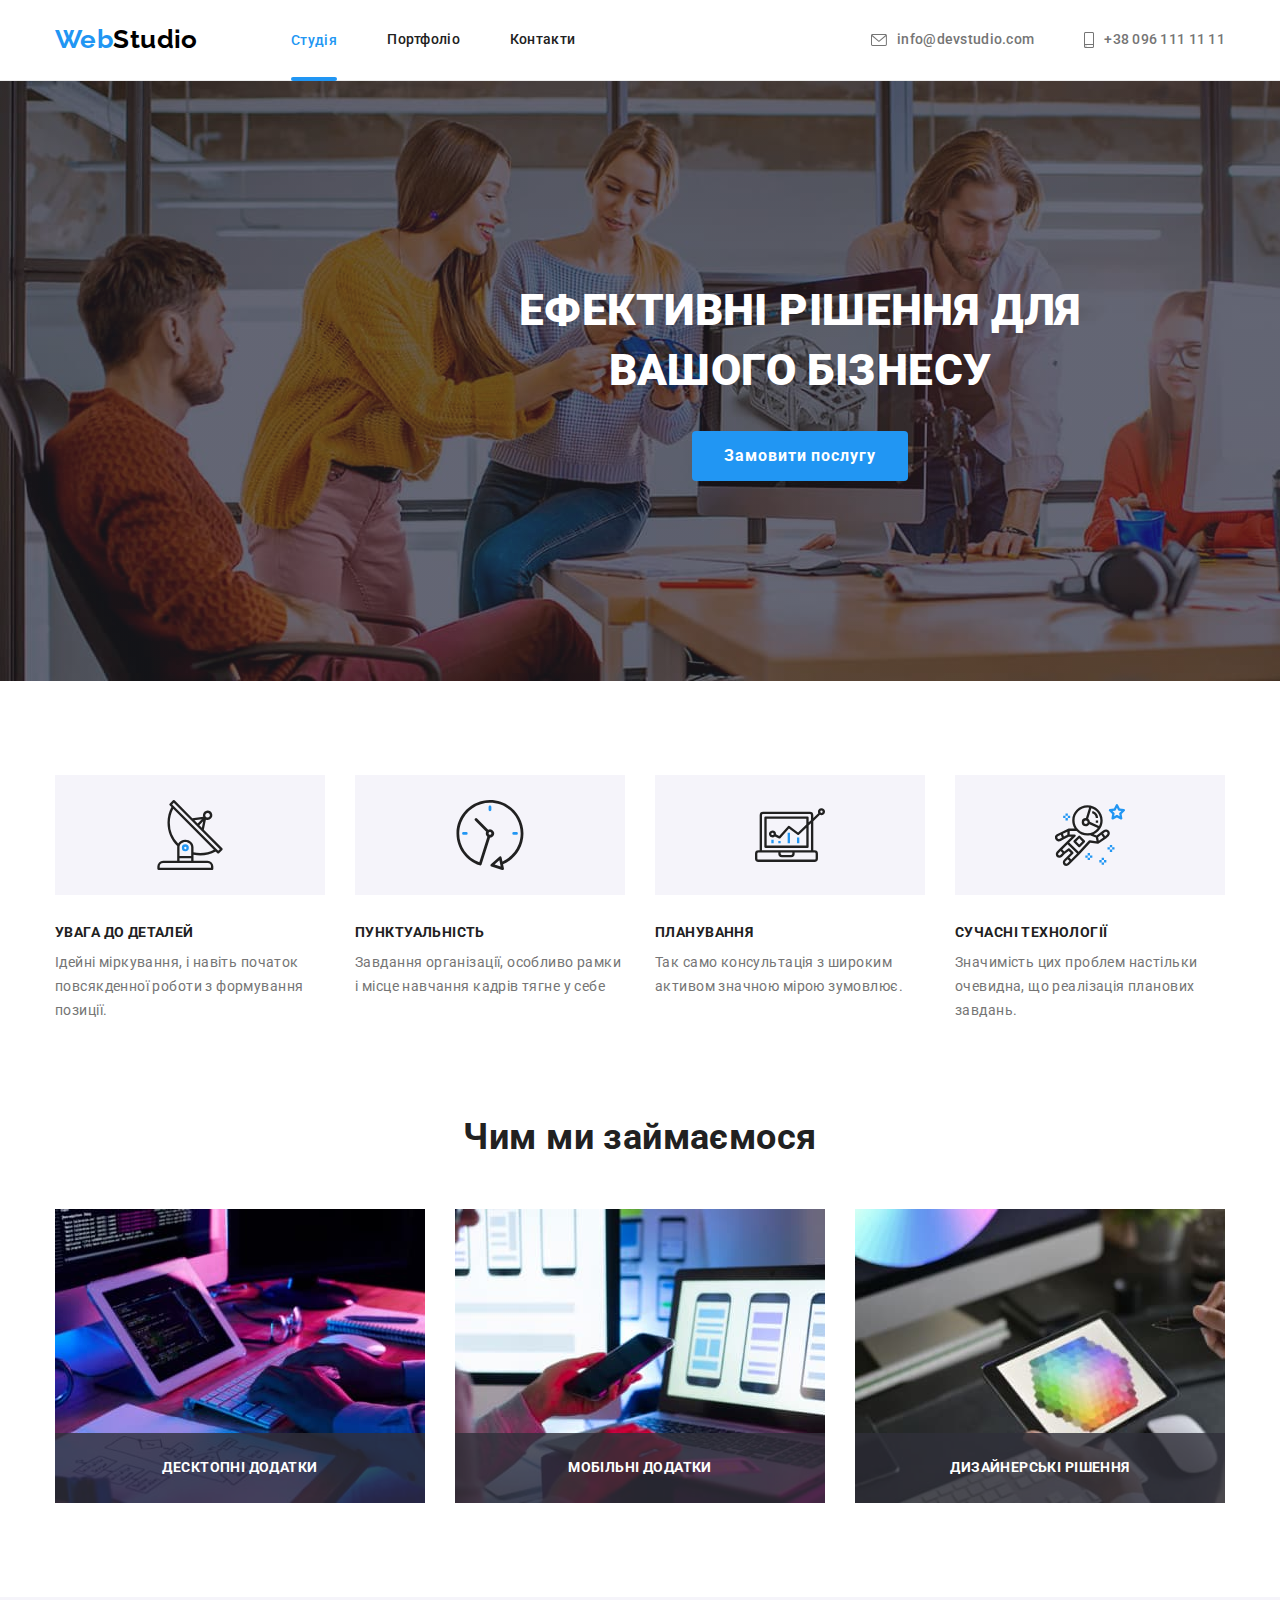
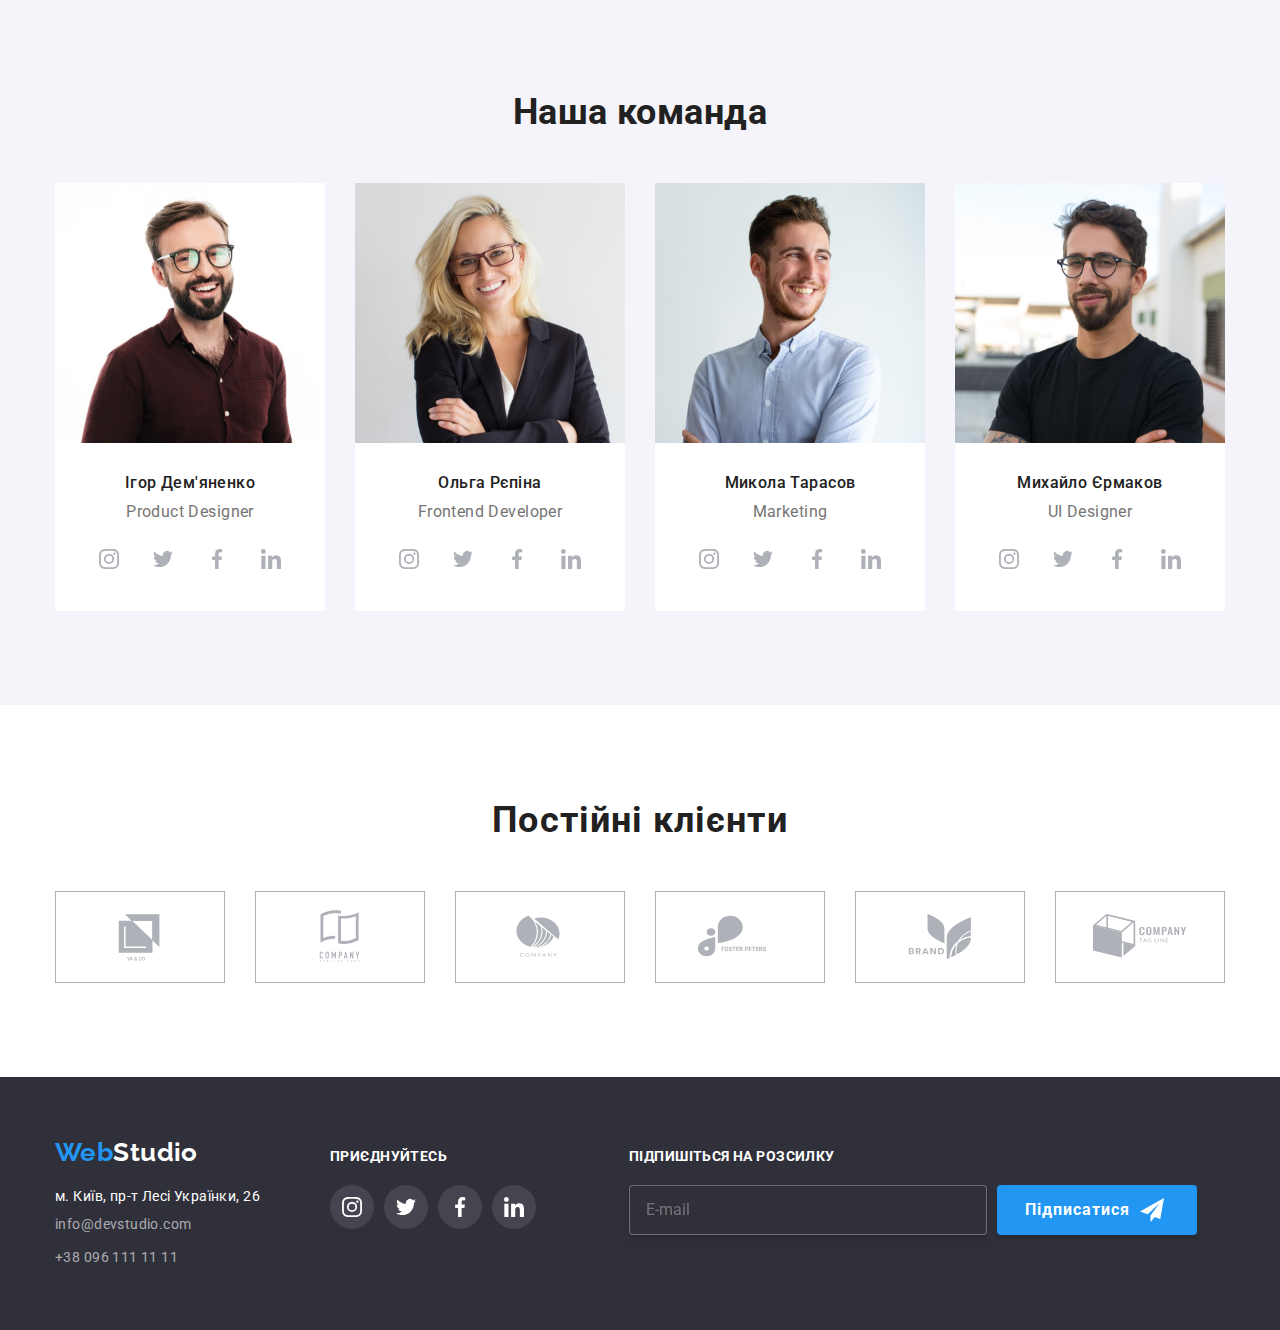
<file: index.html>
<!DOCTYPE html>
<html lang="uk">
    <head>
        <meta charset="UTF-8">
        <meta http-equiv="X-UA-Compatible" content="IE=edge">
        <meta name="viewport" content="width=device-width, initial-scale=1.0">
        <title>WebStudio</title>
        <link href="https://fonts.googleapis.com/css2?family=Raleway:wght@700&family=Roboto:wght@400;500;700;900&display=swap" rel="stylesheet">
        <link rel="stylesheet" href="https://cdnjs.cloudflare.com/ajax/libs/modern-normalize/1.1.0/modern-normalize.min.css">
        <link rel="stylesheet" href="./css/styles.css">
    </head>
    <body>
            <header class="page-header">
                <div class="conteiner flex-conteiner">
                    <nav class="flex-conteiner">
                            <a href="./index.html" class="logo">Web<span class="part-logo">Studio</span></a>
                            <ul class="site-nav flex-conteiner">
                                <li class="item-header"><a href="./index.html"class="link-current">Студія</a></li>
                                <li><a href="./portfolio.html"class="link">Портфоліо</a></li>
                                <li><a href="#"class="link">Контакти</a></li>
                            </ul>
                    </nav>         
                    <ul class="auth-nav flex-conteiner">
                            <li class="otstup">
                                <a href="mailto:info@devstudio.com" class="auth-nav-cont">
                                 <svg class="icon-svg" width="16" height="12">
                                    <use href="./images/sprite.svg#icon-email"></use>
                                 </svg>
                                info@devstudio.com
                                </a>
                            </li>
                            <li class="otstup">
                                <a href="tel:+380961111111"class="auth-nav-cont">
                                    <svg class="icon-svg" width="10" height="16">
                                        <use href="./images/spr-tel.svg#icon-smartphone-2"></use>
                                    </svg>
                                +38 096 111 11 11
                                </a>
                            </li>
                    </ul>                       
                </div>                            
            </header>
    <main>
        <!--Hero section-->
        <section class="section-hero">
            <div class="conteiner">
                <h1 class="section-main">Ефективні рішення для вашого бізнесу</h1>
            <button type="button" class="button" data-modal-open> Замовити послугу
            </button>
            
            </div>         
        </section>
        <section class="section-perevag">
            <div class="conteiner" > 
                <h2 class="visually-hidden"> Переваги </h2>
              <ul class="flex-conteineri">
                <li class="card-perevag">
                    <div class="perevagu-card">
                        <svg  width="70" height="70">
                            <use href="./images/sprite-perevag.svg#icon-antenna"></use>
                         </svg>

                    </div>
                    <h3 class="section-tit">Увага до деталей</h3>
                    <p class="paragraf-perevag">Ідейні міркування, і навіть початок повсякденної роботи з формування позиції.</p> 
                </li>
                <li class="card-perevag">
                    <div class="perevagu-card">
                        <svg  width="70" height="70">
                            <use href="./images/sprite-perevag.svg#icon-clock"></use>
                        </svg>

                    </div>
                    <h3 class="section-tit">Пунктуальність</h3>
                    <p class="paragraf-perevag">Завдання організації, особливо рамки і місце навчання кадрів тягне у себе</p>
                </li>
                <li class="card-perevag">
                        <div class="perevagu-card">                    
                            <svg  width="70" height="70">
                                <use href="./images/sprite-perevag.svg#icon-diagram"></use>
                             </svg>

                        </div>
                    <h3 class="section-tit">Планування</h3>
                    <p class="paragraf-perevag">Так само консультація з широким активом значною мірою зумовлює.</p>
                </li>
                <li class="card-perevag">
                    <div class="perevagu-card">
                        <svg  width="70" height="70">
                            <use href="./images/sprite-perevag.svg#icon-astronaut"></use>
                         </svg>

                    </div>
                    <h3 class="section-tit">Сучасні технології</h3>
                    <p class="paragraf-perevag">Значимість цих проблем настільки очевидна, що реалізація планових завдань.</p>
                </li>
              </ul>
            </div>       
        </section>
        <section class="section-robota">
            <div class="conteiner">
                <h2 class="section-title">Чим ми займаємося</h2>
            <ul class="cont-robota">
                <li class="item-robota">
                    <img src="./images/boxone.jpg" width="370" height="294" alt="планшет з зображенням коду на екрані та клавіатура">
                    <div class="text-fon">
                        <p class="robota-text">Десктопні додатки</p>
                    </div>
                </li>
                <li class="item-robota">
                    <img src="./images/boxtwo.jpg" width="370" height="294" alt="кольорова картинка зображена на планшенті">
                    <div class="text-fon">
                        <p class="robota-text">Мобільні додатки</p>
                    </div>
                </li>
                <li class="item-robota">
                    <img src="./images/boxthree.jpg" width="370" height="294" alt="картинка з телефоном в руках і ноутбук">
                    <div class="text-fon">
                        <p class="robota-text">Дизайнерські рішення</p>
                    </div>
                </li>
            </ul>
            </div>          
        </section>
        <section class="section-comanda">
            <div class="conteiner">
                <h2 class="section-title">Наша команда</h2>
            <ul class="conteiner-comand">
                <li class="color">
                    <img src="./images/worker1.jpg" width="270" height="260" alt="фото чоловіка в коричневій сорочці">
                    <div class="worker">
                        <h3 class="section-titl">Ігор Дем'яненко</h3>
                        <p class="texto">Product Designer</p>
                        <ul class="comanda-soc">
                            <li>
                                <a href="" class="comanda-item">
                                   <svg  width="20" height="20" class="comand-icon">
                                <use href="./images/sprite.svg#icon-instagram"></use>
                                   </svg>
                                </a>
                            </li>
                            <li>
                                <a href="" class="comanda-item">
                                    <svg  width="20" height="20" class="comand-icon">
                                    <use href="./images/sprite.svg#icon-twitter"></use>
                                    </svg>
                                </a>    
                            </li>
                            <li>
                                <a href="" class="comanda-item">
                                     <svg  width="20" height="20" class="comand-icon">
                                    <use href="./images/sprite.svg#icon-facebook"></use>
                                     </svg>
                                </a>
                            </li>
                            <li>
                                <a href="" class="comanda-item">
                                    <svg  width="20" height="20" class="comand-icon">
                                <use href="./images/sprite.svg#icon-linkedin"></use>
                                    </svg>
                                </a>

                            </li>
                        </ul>
                    </div>
                </li>
                <li class="color">
                    <img src="./images/worker2.jpg" width="270" height="260" alt="фото жінки з білявим волоссям">
                    
                    <div class="worker">
                        <h3 class="section-titl">Ольга Рєпіна</h3>
                        <p class="texto">Frontend Developer</p>
                        <ul class="comanda-soc">
                            <li>
                                <a href="" class="comanda-item">
                                <svg  width="20" height="20" class="comand-icon">
                                <use href="./images/sprite.svg#icon-instagram"></use>
                             </svg>
                            </a>
                            </li>
                            <li>
                                <a href="" class="comanda-item">
                                <svg  width="20" height="20" class="comand-icon">
                                    <use href="./images/sprite.svg#icon-twitter"></use>
                                 </svg>
                                </a>
                            </li>
                            <li>
                                <a href="" class="comanda-item">
                                <svg  width="20" height="20" class="comand-icon">
                                    <use href="./images/sprite.svg#icon-facebook"></use>
                                 </svg>
                                </a>
                            </li>
                            <li>
                                <a href="" class="comanda-item">
                                <svg  width="20" height="20" class="comand-icon">
                                <use href="./images/sprite.svg#icon-linkedin"></use>
                             </svg>
                               </a>
                            </li>
                        </ul>
                    </div>
                    
                </li>
                <li class="color">
                    <img src="./images/worker3.jpg" width="270" height="260" alt="фото чоловіка в блакитній сорочці ">
                    <div class="worker">
                        <h3 class="section-titl">Микола Тарасов</h3>
                        <p class="texto">Marketing</p>
                        <ul class="comanda-soc">
                            <li>
                                <a href="" class="comanda-item">
                                <svg  width="20" height="20" class="comand-icon">
                                <use href="./images/sprite.svg#icon-instagram"></use>
                             </svg>
                            </a>
                            </li>
                            <li>
                                <a href="" class="comanda-item">
                                <svg  width="20" height="20" class="comand-icon">
                                    <use href="./images/sprite.svg#icon-twitter"></use>
                                 </svg>
                                </a>
                            </li>
                            <li>
                                <a href="" class="comanda-item">
                                <svg  width="20" height="20" class="comand-icon">
                                    <use href="./images/sprite.svg#icon-facebook"></use>
                                 </svg>
                                </a>
                            </li>
                            <li>
                                <a href="" class="comanda-item">
                                <svg  width="20" height="20" class="comand-icon">
                                <use href="./images/sprite.svg#icon-linkedin"></use>
                             </svg>
                            </a>
                            </li>
                        </ul>
                    
                    </div>
                    
                </li>
                <li class="color">
                    <img src="./images/worker4.jpg" width="270" height="260" alt="фото чоловіка в чорній футболці">
                    <div class="worker">
                        <h3 class="section-titl">Михайло Єрмаков</h3>
                        <p class="texto">UI Designer</p>
                        <ul class="comanda-soc">
                            <li>
                                <a href="" class="comanda-item">
                                <svg  width="20" height="20" class="comand-icon">
                                <use href="./images/sprite.svg#icon-instagram"></use>
                             </svg>
                            </a>
                            </li>
                            <li>
                                <a href="" class="comanda-item">
                                <svg  width="20" height="20" class="comand-icon">
                                    <use href="./images/sprite.svg#icon-twitter"></use>
                                 </svg>
                                </a>
                            </li>
                            <li>
                                <a href="" class="comanda-item">
                                <svg  width="20" height="20" class="comand-icon">
                                    <use href="./images/sprite.svg#icon-facebook"></use>
                                 </svg>
                                </a>
                            </li>
                            <li>
                                <a href="" class="comanda-item">
                                <svg  width="20" height="20" class="comand-icon">
                                <use href="./images/sprite.svg#icon-linkedin"></use>
                             </svg>
                            </a>
                            </li>
                        </ul>
                
                    </div>
                    
                </li>
            </ul>
            </div>       
        </section>
        <section class="post-client">
            <div class="conteiner">
            <h2 class="client-h">Постійні клієнти</h2>
            <ul class="spusok-client">
                <li class="client-card">
                    <a href="#" class="client-logo">
                        <svg  width="106" height="60" class="logo-icon">
                             <use href="./images/sprite-logo.svg#icon-Logo-1"></use> -->
                         </svg>
                    </a>
                </li>
                <li class="client-card">
                    <a href="#" class="client-logo">
                        <svg  width="106" height="60" class="logo-icon">
                            <use href="./images/sprite-logo.svg#icon-Logo-2"></use>
                         </svg>
                    </a>
                </li>
                <li class="client-card">
                    <a href="#" class="client-logo">
                        <svg  width="106" height="60" class="logo-icon">
                            <use href="./images/sprite-logo.svg#icon-Logo-3"></use>
                         </svg>
                    </a>
                </li>
                <li class="client-card">
                    <a href="#" class="client-logo">
                        <svg  width="106" height="60" class="logo-icon">
                            <use href="./images/sprite-logo.svg#icon-Logo-4"></use>
                         </svg>
                    </a>
                </li>
                <li class="client-card">
                    <a href="#" class="client-logo">
                        <svg  width="106" height="60" class="logo-icon">
                            <use href="./images/sprite-logo.svg#icon-Logo-5"></use>
                         </svg> 
                    </a>
                </li>
                <li class="client-card">
                    <a href="#" class="client-logo">
                        <svg  width="106" height="60" class="logo-icon">
                            <use href="./images/sprite-logo.svg#icon-Logo-6"></use>
                         </svg>
                    </a>
                </li>
            </ul>
            </div>

        </section>
    </main>
    <footer class="footer">
        <div class="conteiner conteiner-footer">
            <div>
                <a href="./index.html" class="logo-footer">Web<span class="part-logofut">Studio</span></a>
        <address class="address">
            <ul>
                <li class="item-footer">
                    <a href="https://goo.gl/maps/p263mdYWTWHSH7VWA" target="_blank" rel="noopener noreferrer nofollow" class="footcontadres"> м. Київ, пр-т Лесі Українки, 26</a>
                </li>
                <li class="item-footer">
                    <a href="mailto:info@devstudio.com" class="footcont">info@devstudio.com</a>
                </li>
                <li class="item-footer">
                    <a href="tel:+380961111111" class="footcont">+38 096 111 11 11</a>
                </li>
            </ul>
        </address>
            </div>
            
        <div class="pried">
            <p class="fotter-add"> Приєднуйтесь </p>
            <ul class="comanda-soc">
                <li>
                    <a href="" class="footer-link">
                       <svg  width="20" height="20" class="footer-icon">
                          <use href="./images/sprite.svg#icon-instagram"></use>
                       </svg>
                    </a>   
                </li>
                <li>
                    <a href="" class="footer-link">
                       <svg  width="20" height="20" class="footer-icon">
                        <use href="./images/sprite.svg#icon-twitter"></use>
                       </svg>
                    </a>
                </li>
                <li>
                    <a href="" class="footer-link" >
                        <svg  width="20" height="20" class="footer-icon">
                        <use href="./images/sprite.svg#icon-facebook"></use>
                        </svg>
                    </a>
                </li>
                <li>
                    <a href="" class="footer-link">
                       <svg  width="20" height="20" class="footer-icon">
                    <use href="./images/sprite.svg#icon-linkedin"></use>
                       </svg>
                    </a>
                </li>
            </ul>

        </div>
        <div class="rozsulka">
            <p class="fotter-send"> Підпишіться на розсилку</p>
            <form class="fotter-forma">
                <label for="user_email" class="fotter-label"></label>
                <input type="email" name="email" id="user_email" placeholder="E-mail" class="input-pidpus" />
              
                <button type="submit" class="button-pidpus">Підписатися
                    <svg  width="24" height="24" class="icon-strilka">
                        <use href="./images/icon-pidpus.svg#icon-icon-send-1"></use>
                     </svg>
                </button>
              </form>

        </div>
        </div> 
        
    </footer>
    <div class="backdrop is-hidden" data-modal>
        <div class="modal">
            <h2 class="modal-title">Залиште свої дані, ми вам передзвонимо</h2>
            <form class="modal-form">
                <div class="form-field">
                    <label for="name" class="form-label">Ім'я</label>
                    <div class="input-wrap">
                       
                       <input type="text" class="form-input" name="name" id="name" />
                       <svg  width="18" height="18" class="icon-person">
                          <use href="./images/sprite-vikno.svg#icon-person">
                          </use>
                        </svg>
                    </div>
                </div>
                <div class="form-field">
                    <label for="user_tel" class="form-label">Телефон</label>
                    <div class="input-wrap">
                        <input type="tel" class="form-input" name="tel" id="user_tel" />
                        <svg  width="18" height="18" class="icon-person">
                           <use href="./images/sprite-vikno.svg#icon-phone">
                           </use>
                        </svg>
                    
                    </div>
                </div>
                <div class="form-field">
                        <label for="user_email" class="form-label">Пошта</label>
                        <div class="input-wrap">
            
                           <input type="email" class="form-input" name="email" id="user_email" />
                           <svg  width="18" height="18" class="icon-person">
                               <use href="./images/sprite-vikno.svg#icon-email">
                               </use>
                            </svg>
                        </div>
                </div>
                <div class="form-field">
                    <label class="form-label"> Коментар</label>
                        <textarea name="feedback" rows="5" placeholder="Введіть текст" class="form-textaria"></textarea>
                      
                </div>
                <div class="acept">
                    <input type="checkbox" id="accept" name="accept" required class="visually-hidden">
                    
                    
                    <label for="accept" class="accept-label">
                        <div class="acept-check">
                            <svg  width="16" height="15" class="icon-person">
                                <use href="./images/sprite-vikno.svg#icon-Vector">
                                </use>
                             </svg>
    
                        </div>
                        Погоджуюся з розсилкою та приймаю <a href="" class="dogovir">Умови договору</a></label>
                
                </div>

                <button class="but-mod">Відправити</button>
            </form>
            <button class="modal-button" data-modal-close>
                <svg  width="11" height="11" class="modal-icon">
                    <use href="./images/sprite-vikno.svg#icon-Vector-4"></use> 
                </svg>

            </button>

        </div>

    </div>
    <script src="./js/modal.js"></script>
</body>
</html>
</file>
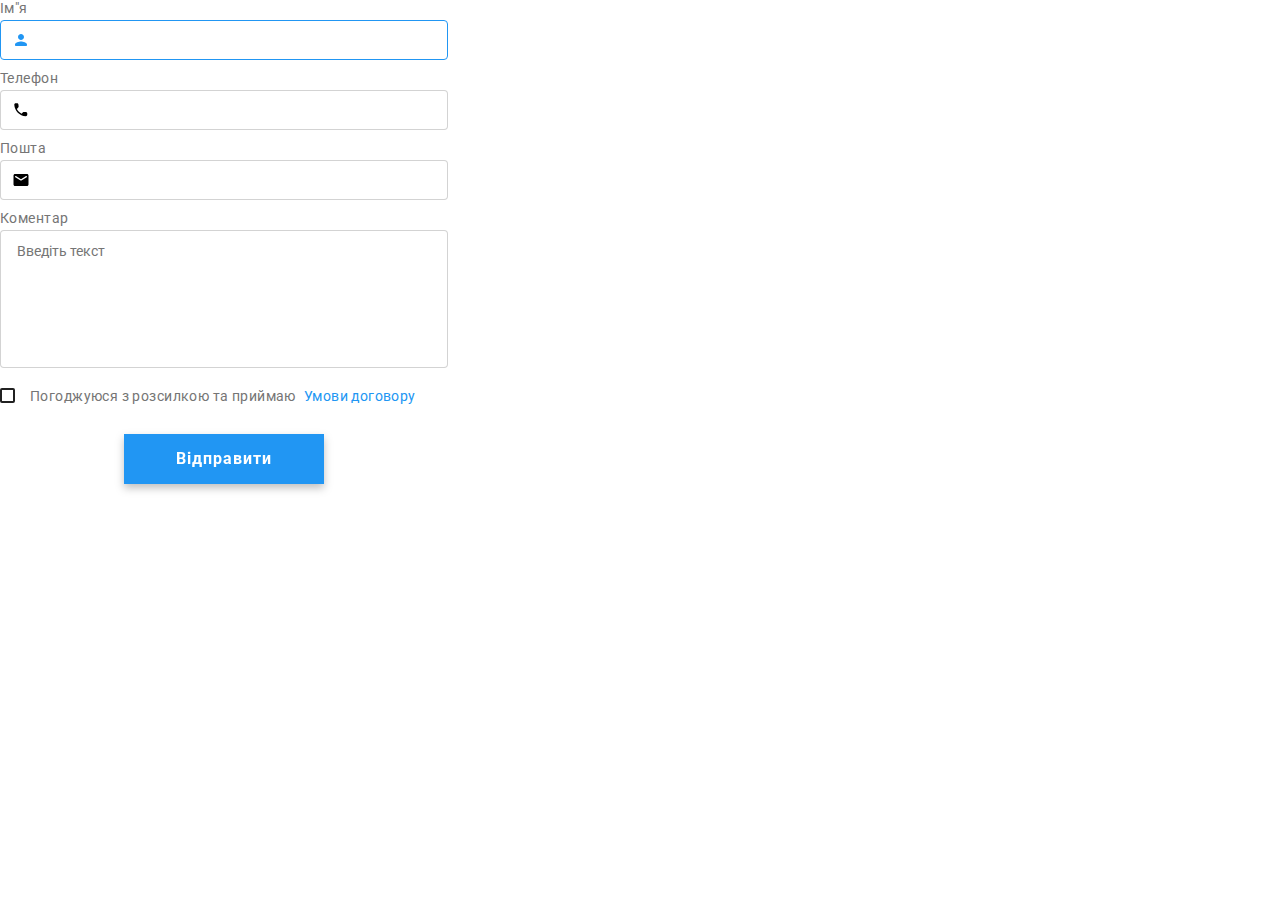
<file: ind.html>
<!DOCTYPE html>
<html lang="uk">
    <head>
        <meta charset="UTF-8">
        <meta http-equiv="X-UA-Compatible" content="IE=edge">
        <meta name="viewport" content="width=device-width, initial-scale=1.0">
        <title>WebStudio</title>
        <link href="https://fonts.googleapis.com/css2?family=Raleway:wght@700&family=Roboto:wght@400;500;700;900&display=swap" rel="stylesheet">
        <link rel="stylesheet" href="https://cdnjs.cloudflare.com/ajax/libs/modern-normalize/1.1.0/modern-normalize.min.css">
        <link rel="stylesheet" href="./css/styles.css">
    </head>
<form class="modal-form">
  <div class="form-field">
      <label for="name" class="form-label">Ім"я</label>
      <div class="input-wrap">
         
         <input type="text" class="form-input" name="name" id="name" />
         <svg  width="18" height="18" class="icon-person">
            <use href="./images/sprite-vikno.svg#icon-person">
            </use>
          </svg>
      </div>
  </div>
  <div class="form-field">
      <label for="user_tel" class="form-label">Телефон</label>
      <div class="input-wrap">
          <input type="tel" class="form-input" name="tel" id="user_tel" />
          <svg  width="18" height="18" class="icon-person">
             <use href="./images/sprite-vikno.svg#icon-phone">
             </use>
          </svg>
      
      </div>
  </div>
  <div class="form-field">
          <label for="user_email" class="form-label">Пошта</label>
          <div class="input-wrap">

             <input type="email" class="form-input" name="email" id="user_email" />
             <svg  width="18" height="18" class="icon-person">
                 <use href="./images/sprite-vikno.svg#icon-email">
                 </use>
              </svg>
          </div>
  </div>
  <div class="form-field">
      <label class="form-label"> Коментар</label>
          <textarea name="feedback" rows="5" placeholder="Введіть текст" class="form-textaria"></textarea>
        
  </div>
  <div class="acept">
      <input type="checkbox" id="accept" name="accept" required class="visually-hidden">
      
      <div class="acept-check">
          <svg  width="16" height="15" class="icon-person">
              <use href="./images/sprite-vikno.svg#icon-Vector">
              </use>
           </svg>

      </div>
      <label for="accept" class="accept-label"> Погоджуюся з розсилкою та приймаю <a href="" class="dogovir">Умови договору</a></label>
  
  </div>
  <button class="but-mod">Відправити</button>
</form>
</file>
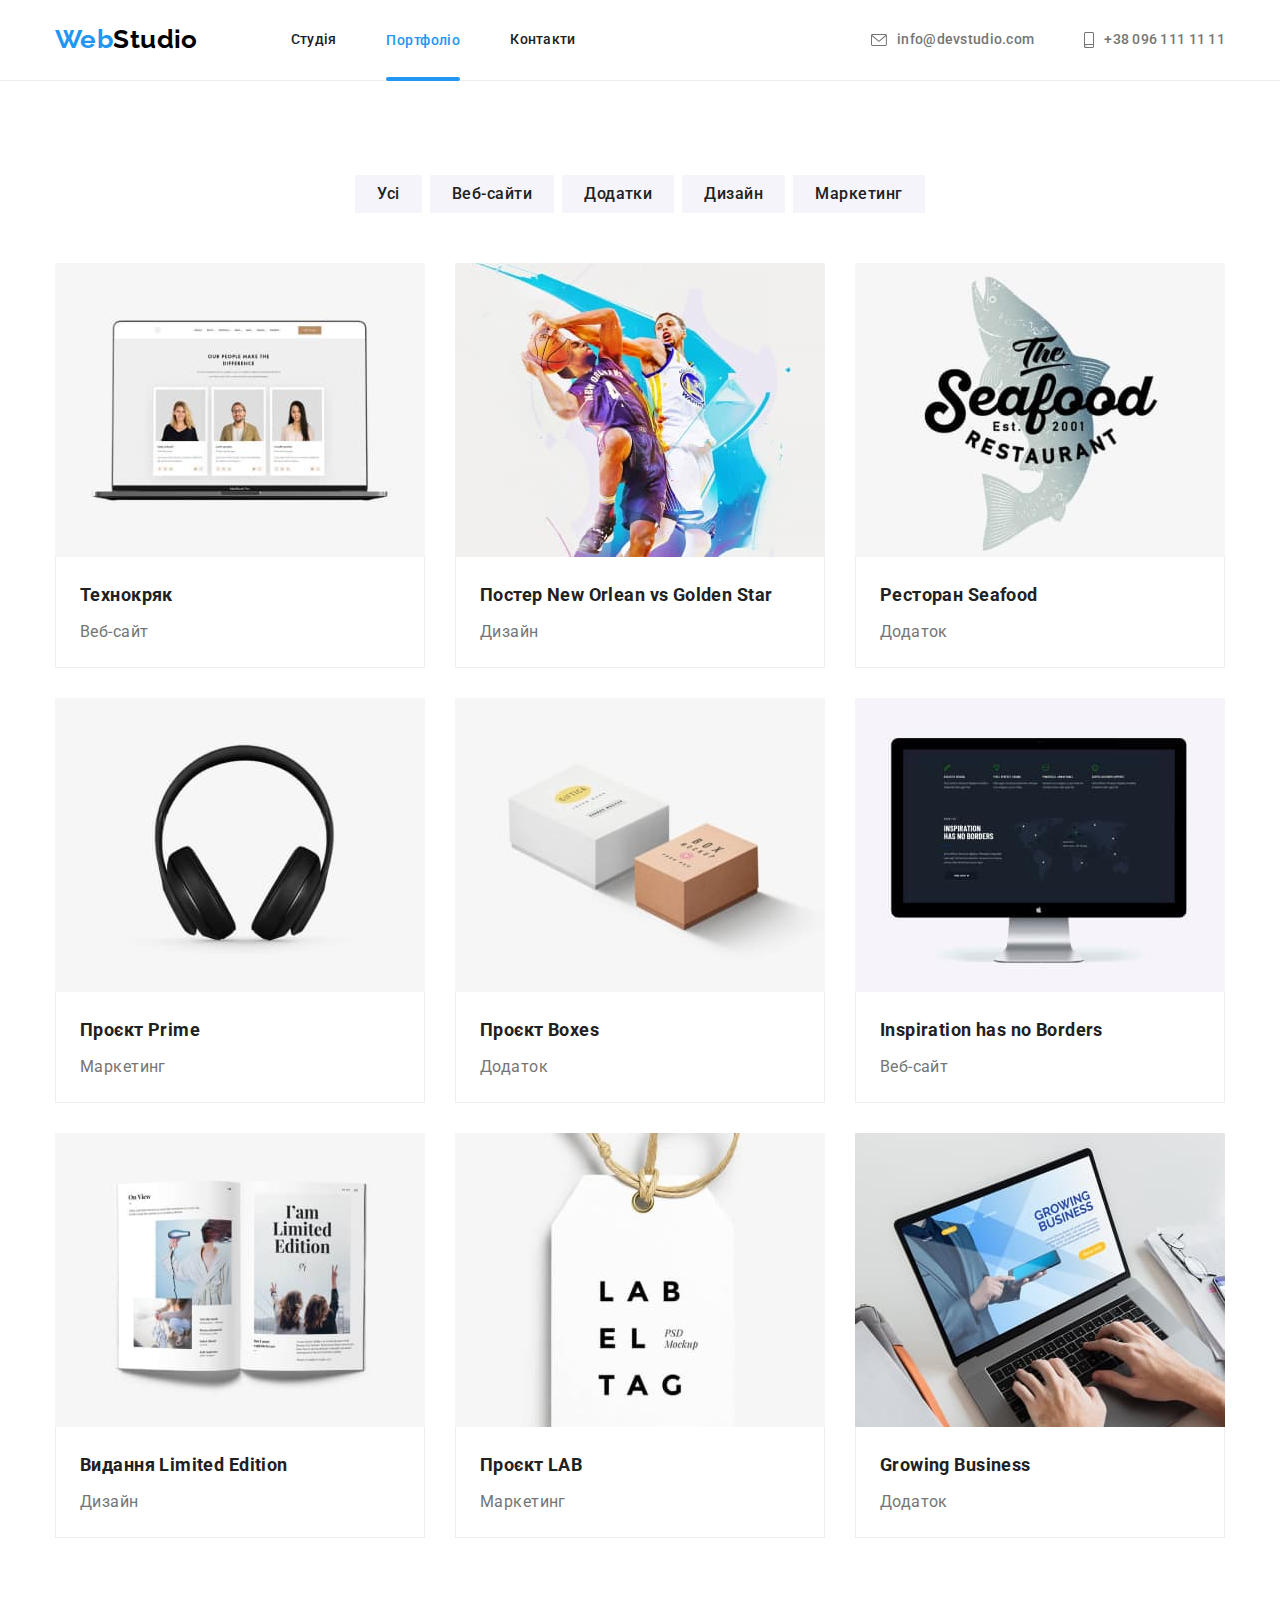
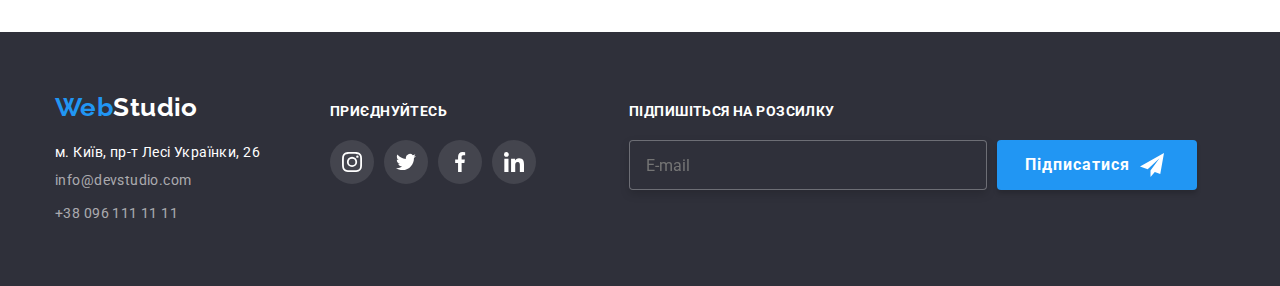
<file: portfolio.html>
<!DOCTYPE html>
<html lang="uk">
    <head>
        <meta charset="UTF-8">
        <meta http-equiv="X-UA-Compatible" content="IE=edge">
        <meta name="viewport" content="width=device-width, initial-scale=1.0">
        <title>Portfolio</title>
        <link href="https://fonts.googleapis.com/css2?family=Raleway:wght@700&family=Roboto:wght@400;500;700;900&display=swap" rel="stylesheet">
        <link rel="stylesheet" href="https://cdnjs.cloudflare.com/ajax/libs/modern-normalize/1.1.0/modern-normalize.min.css">
        <link rel="stylesheet" href="./css/styles.css">
    </head>
    <body>
        <header class="page-header">
            <div class="conteiner flex-conteiner">
                <nav class="flex-conteiner">
                        <a href="./index.html" class="logo">Web<span class="part-logo">Studio</span></a>
                        <ul class="site-nav flex-conteiner">
                            <li><a href="./index.html"class="link">Студія</a></li>
                            <li><a href="./portfolio.html"class="link-current">Портфоліо</a></li>
                            <li><a href="#"class="link">Контакти</a></li>
                        </ul>
                </nav>         
                <ul class="auth-nav flex-conteiner">
                        <li class="otstup">
                            <a href="mailto:info@devstudio.com" class="auth-nav-cont">
                             <svg class="icon-svg" width="16" height="12">
                                <use href="./images/sprite.svg#icon-email"></use>
                             </svg>
                            info@devstudio.com
                            </a>
                        </li>
                        <li class="otstup">
                            <a href="tel:+380961111111"class="auth-nav-cont">
                                <svg class="icon-svg" width="10" height="16">
                                    <use href="./images/spr-tel.svg#icon-smartphone-2"></use>
                                </svg>
                            +38 096 111 11 11
                            </a>
                        </li>
                </ul>                       
            </div>                            
        </header>
    <main>
        <section class="sectport">
            <div class="conteiner">
                <h1 class="visually-hidden">Портфоліо</h1>
            <ul class="conteiner-knopki">
                <li class="item-knopka"><button type="button" class="butt"> Усі</button></li>
                <li class="item-knopka"><button type="button" class="butt"> Веб-сайти</button></li>
                <li class="item-knopka"><button type="button" class="butt"> Додатки</button></li>
                <li class="item-knopka"><button type="button" class="butt"> Дизайн</button></li>
                <li class="item-knopka"><button type="button" class="butt"> Маркетинг</button></li>
            </ul>
            
            <ul class="cart-set">
                <li class="item-portfolio">
                    <a href="" class="tin">
                    <div class="wrap-details">
                        <img src="./images/portfolio1.jpg" width="370" height="294" alt="фото чоловіка в коричневій сорочці">
                        <p class="details">Ресурс пропонує комплексні пропозиції з різним рівнем функціоналу та сервісів. Все це дозволить відвідувачу отримати вичерпні відомості про компанію чи приватну особу.</p>
                    </div>
                    <div class="conteiner-border">
                        <h2 class="sectport-title">Технокряк</h2>
                        <p class="text">Веб-сайт</p>
                    </div>
                    </a>
                </li>
                <li class="item-portfolio">
                    <a href="" class="tin">
                    <div class="wrap-details">
                    <img src="./images/portfolio2.jpg" width="370" height="294" alt="фото чоловіка в коричневій сорочці">
                    <p class="details">Ресурс пропонує комплексні пропозиції з різним рівнем функціоналу та сервісів. Все це дозволить відвідувачу отримати вичерпні відомості про компанію чи приватну особу.</p>
                    </div>
                    <div class="conteiner-border">
                        <h2 class="sectport-title">Постер New Orlean vs Golden Star</h2>
                        <p class="text">Дизайн</p>
                    </div>                  
                    </a>
                </li>
                <li class="item-portfolio">
                    <a href="" class="tin">
                    <div class="wrap-details">
                    <img src="./images/portfolio3.jpg" width="370" height="294" alt="фото чоловіка в коричневій сорочці">
                    <p class="details">Ресурс пропонує комплексні пропозиції з різним рівнем функціоналу та сервісів. Все це дозволить відвідувачу отримати вичерпні відомості про компанію чи приватну особу.</p>
                    </div>
                    <div class="conteiner-border">
                        <h2 class="sectport-title">Ресторан Seafood</h2>
                        <p class="text">Додаток</p>
                    </div>
                    </a>
                </li>
                <li class="item-portfolio">
                    <a href="" class="tin">
                    <div class="wrap-details">
                        <img src="./images/portfolio4.jpg" width="370" height="294" alt="фото чоловіка в коричневій сорочці">
                    <p class="details">Ресурс пропонує комплексні пропозиції з різним рівнем функціоналу та сервісів. Все це дозволить відвідувачу отримати вичерпні відомості про компанію чи приватну особу.</p>
                    </div>
                    <div class="conteiner-border">
                        <h2 class="sectport-title">Проєкт Prime</h2>
                        <p class="text">Маркетинг</p>
                    </div>
                    </a>
                </li>
                <li class="item-portfolio">
                    <a href="" class="tin">
                    <div class="wrap-details">
                    <img src="./images/portfolio5.jpg" width="370" height="294" alt="фото чоловіка в коричневій сорочці">
                    <p class="details">Ресурс пропонує комплексні пропозиції з різним рівнем функціоналу та сервісів. Все це дозволить відвідувачу отримати вичерпні відомості про компанію чи приватну особу.</p>
                    </div>
                    <div class="conteiner-border">
                        <h2 class="sectport-title">Проєкт Boxes</h2>
                        <p class="text">Додаток</p>
                    </div>                   
                    </a>
                </li>
                <li class="item-portfolio">
                    <a href="" class="tin">
                    <div class="wrap-details">
                    <img src="./images/portfolio6.jpg" width="370" height="294" alt="фото чоловіка в коричневій сорочці">
                    <p class="details">Ресурс пропонує комплексні пропозиції з різним рівнем функціоналу та сервісів. Все це дозволить відвідувачу отримати вичерпні відомості про компанію чи приватну особу.</p>
                    </div>
                    <div class="conteiner-border">
                        <h2 class="sectport-title">Inspiration has no Borders</h2>
                        <p class="text">Веб-сайт</p>
                    </div>
                    </a>
                </li>
                <li class="item-portfolio">
                    <a href="" class="tin">
                    <div class="wrap-details">
                    <img src="./images/portfolio7.jpg" width="370" height="294" alt="фото чоловіка в коричневій сорочці">
                    <p class="details">Ресурс пропонує комплексні пропозиції з різним рівнем функціоналу та сервісів. Все це дозволить відвідувачу отримати вичерпні відомості про компанію чи приватну особу.</p>
                    </div>
                    <div class="conteiner-border">
                        <h2 class="sectport-title">Видання Limited Edition</h2>
                        <p class="text">Дизайн</p>
                    </div>
                    </a>
                </li>
                <li class="item-portfolio">
                    <a href="" class="tin">
                    <div class="wrap-details">
                    <img src="./images/portfolio8.jpg" width="370" height="294" alt="фото чоловіка в коричневій сорочці">
                    <p class="details">Ресурс пропонує комплексні пропозиції з різним рівнем функціоналу та сервісів. Все це дозволить відвідувачу отримати вичерпні відомості про компанію чи приватну особу.</p>
                    </div>
                    <div class="conteiner-border">
                        <h2 class="sectport-title">Проєкт LAB</h2>
                        <p class="text">Маркетинг</p>
                    </div>
                    </a>
                </li>
                <li class="item-portfolio">
                    <a href="" class="tin">
                    <div class="wrap-details">
                    <img src="./images/portfolio9.jpg" width="370" height="294" alt="фото чоловіка в коричневій сорочці">
                    <p class="details">Ресурс пропонує комплексні пропозиції з різним рівнем функціоналу та сервісів. Все це дозволить відвідувачу отримати вичерпні відомості про компанію чи приватну особу.</p>
                    </div>
                    <div class="conteiner-border">
                        <h2 class="sectport-title">Growing Business</h2>
                        <p class="text">Додаток</p>
                    </div> 
                    </a>
                </li>
                
            </ul>
            </div>         
        </section>
    </main>
    <footer class="footer">
        <div class="conteiner conteiner-footer">
            <div>
                <a href="./index.html" class="logo-footer">Web<span class="part-logofut">Studio</span></a>
        <address class="address">
            <ul>
                <li class="item-footer">
                    <a href="https://goo.gl/maps/p263mdYWTWHSH7VWA" target="_blank" rel="noopener noreferrer nofollow" class="footcontadres"> м. Київ, пр-т Лесі Українки, 26</a>
                </li>
                <li class="item-footer">
                    <a href="mailto:info@devstudio.com" class="footcont">info@devstudio.com</a>
                </li>
                <li class="item-footer">
                    <a href="tel:+380961111111" class="footcont">+38 096 111 11 11</a>
                </li>
            </ul>
        </address>
            </div>
            
        <div class="pried">
            <p class="fotter-add"> Приєднуйтесь </p>
            <ul class="comanda-soc">
                <li>
                    <a href="" class="footer-link">
                       <svg  width="20" height="20" class="footer-icon">
                          <use href="./images/sprite.svg#icon-instagram"></use>
                       </svg>
                    </a>   
                </li>
                <li>
                    <a href="" class="footer-link">
                       <svg  width="20" height="20" class="footer-icon">
                        <use href="./images/sprite.svg#icon-twitter"></use>
                       </svg>
                    </a>
                </li>
                <li>
                    <a href="" class="footer-link" >
                        <svg  width="20" height="20" class="footer-icon">
                        <use href="./images/sprite.svg#icon-facebook"></use>
                        </svg>
                    </a>
                </li>
                <li>
                    <a href="" class="footer-link">
                       <svg  width="20" height="20" class="footer-icon">
                    <use href="./images/sprite.svg#icon-linkedin"></use>
                       </svg>
                    </a>
                </li>
            </ul>

        </div>
        <div class="rozsulka">
            <p class="fotter-send"> Підпишіться на розсилку</p>
            <form class="fotter-forma">
                <label for="user_email" class="fotter-label"></label>
                <input type="email" name="email" id="user_email" placeholder="E-mail" class="input-pidpus" />
              
                <button type="submit" class="button-pidpus">Підписатися
                    <svg  width="24" height="24" class="icon-strilka">
                        <use href="./images/icon-pidpus.svg#icon-icon-send-1"></use>
                     </svg>
                </button>
              </form>

        </div>
        </div> 
        
    </footer>

</body>
</html>
</file>
<file: css/styles.css>
:root{
    --primery-text-color: #757575 ;
    --title-text-color: #212121 ;
    --second-text: #000000;
    --tres-text: #FFFFFF;
    --accent-color: #2196F3 ;
    --secondary-backgraund: #2196F3 ;
    --dcg-color: #fff ;
    --bcg-fon: #2F303A ;
    --bcg-grey: #F5F4FA;
    
}
a{
    text-decoration: none;
}
p, h1, h2, h3, h4, h5, h6 {
    margin: 0;
}

ul {
margin: 0;
padding: 0;
}
  
 img {
    display: block;
    max-width: 100%;}

body{
    color: var(--primery-text-color) ;
    background-color: var(--tres-text);
    font-family: 'Roboto', sans-serif;
    font-size: 14px;
    letter-spacing: 0.03em;
}
ul{
    list-style: none;
}

/* Header */

.conteiner{
    
    margin-left: auto;
    margin-right: auto;
    width: 1200px;
    padding-left: 15px;
    padding-right: 15px; 
}

.page-header{
    border-bottom:1px solid #ececec; ;
    
}
.flex-conteiner{
    display: flex;
    align-items: center;
   
}


.site-nav{
    margin-left: 93px;  
}

.logo{
    display: inline-block;
    padding-top: 24px;
    padding-bottom: 24px;
    color:var(--accent-color) ;
    font-family: 'Raleway', sans-serif;
    font-weight: 700;
    font-size: 26px;
    line-height: 1.2;
    }

.link-current{
    display: block;
    padding-top: 32px;
    padding-bottom: 32px;

    color: var(--accent-color);
    font-family: 'Roboto';
    font-weight: 500;
    
}
.part-logo{
    
    color:var(--second-text) ;
    font-family: 'Raleway', sans-serif;
    font-weight: 700;
    font-size: 26px;
    line-height: 1.2;
}
.site-nav .link{
    display: block;
    padding-top: 32px;
    padding-bottom: 32px;

    color: var(--title-text-color) ;
    font-family: 'Roboto';
    font-weight: 500;
    font-size: 14px;
    line-height: 1.14;
    letter-spacing: 0.02em;
    transition: color 250ms cubic-bezier(0.4, 0, 0.2, 1);
}
.site-nav{
    display: flex;
    
}
 .site-nav li:not(:first-child){
    margin-left: 50px; 
} 

.site-nav .link:hover, 
.site-nav .link:focus{
    color: var(--accent-color);
    
} 
.auth-nav{
    display: flex;
    margin: 0;
    padding: 0;
    margin-left: auto;
}
.otstup:not(:last-child){
    margin-right: 50px;
}


.auth-nav-cont{
   display: flex;
   align-items: center;
    padding-top: 32px;
    padding-bottom: 32px;
    color: var(--primery-text-color);
    font-family: 'Roboto';
    font-weight: 500;
    font-size: 14px;
    line-height: 1.14;
    letter-spacing: 0.02em;
    transition: color 250ms cubic-bezier(0.4, 0, 0.2, 1);

}
.auth-nav-cont:hover,
.auth-nav-cont:focus{
    color: var(--accent-color);
   

}


/* Hero */
.section-hero{
    display: flex;
    font-family: 'Roboto';
    background-image: linear-gradient(rgba(47, 48, 58, 0.4) , rgba(47, 48, 58, 0.4)), url(../images/Img\ hero.jpg) ;
    background-repeat: no-repeat;
    background-size: cover;
    background-position: 100%;
    text-align: center;
    padding-top: 200px;
    padding-bottom: 200px;
    width: 1600px;
    height: 600px;
    margin: 0 auto;
    
}
.section-main{
    max-width: 696px;
    margin: auto;
    margin-top: 0;
    margin-bottom: 30px;
    color: var(--tres-text) ;
    text-transform: uppercase;
    font-weight: 900;
    font-size: 44px;
    text-align: center;
    line-height: 1.36;
}
/* кнопка */
.button{
    border: none;
    border-radius: 4px;
    padding: 10px 32px;
    color: var(--tres-text) ;
    background-color: var(--accent-color);
    font-family: inherit;
    font-weight: 700;
    font-size: 16px;
    line-height: 1.88;
    letter-spacing: 0.06em;
    cursor: pointer;
    transition: background-color 250ms cubic-bezier(0.4, 0, 0.2, 1);

}
.button:hover,
.button:focus{
    background-color: #188CE8;

}


/* Perevagu */
.paragraf-perevag{
    line-height: 1.7;
}
.section-perevag{
    background-color:var(--dcg-color) ;
    padding-top: 0;
    margin-top: 0;
    padding-top: 94px;
    padding-bottom: 94px;
}
.section-perevag{
    display: flex;
}
.flex-conteineri {
    display: flex;
    flex-wrap: wrap;
   
}
.card-perevag:not(:last-child) {
    
    margin-right: 30px;
}
.card-perevag{
flex-basis: calc(100% / 4 - 30px);}

/* скрыть заголовок */
.visually-hidden {
    position: absolute;
    width: 1px;
    height: 1px;
    margin: -1px;
    border: 0;
    padding: 0;
    
    white-space: nowrap;
    clip-path: inset(100%);
    clip: rect(0 0 0 0);
    overflow: hidden;
  }
.section-tit{
    margin-bottom: 10px;
    width: 270px;
    
    color: var(--title-text-color) ;
    text-transform: uppercase ;
    font-weight: 700;
    font-size: 14px;
    line-height: 1.14;
}
/* What are we doing& */
.section-robota{
    background-color: var(--dcg-color);
    padding-bottom: 94px;
    }
.cont-robota{
    display: flex;
    flex-wrap: wrap;
    margin-right: -30px;
    
}
.item-robota:not(:last-child) {
    flex-basis: calc(100% / 3 - 30px);
    margin-right:30px;
}

/* Comanda */
.section-comanda{
    background-color: var(--bcg-grey) ;
    padding-top: 94px;
    padding-bottom: 94px;
}

.color{
    background-color: var(--dcg-color);
    flex-basis: calc(100% / 4 - 30px);
    /* margin-right: 30px; */

}
.color:not(:last-child) {
    margin-right: 30px;
}

.texto{

    font-size: 16px;
    line-height: 1.19;
    text-align: center;
    
}
.worker{
    padding-top: 30px;
    padding-bottom: 30px;
}
.section-title{
    margin-bottom: 50px;
    color: var(--title-text-color);
    font-family: 'Roboto';
    font-weight: 700;
    font-size: 36px;
    line-height: 1.17;
    text-align: center;
}
.cont-robota{
    display: flex;
}
.conteiner-comand{
    display: flex;
    flex-wrap: wrap;
    margin-right: -30px;

}

.section-titl{
    text-align: center;
    color: var(--title-text-color);
    font-weight: 500;
    font-size: 16px;
    line-height: 1.19;
    margin-bottom: 10px;
}

/* Footer */
.footer{
    background-color: var(--bcg-fon);
    padding-top: 60px;
    padding-bottom: 60px;
    
}
.part-logofut{
    color: var(--tres-text);
}
.address{
    font-style: normal;
}

.footcont{
    
    color: rgba(255, 255, 255, 0.6);
     font-weight: 400;
     font-size: 14px;
     line-height: 1.71;
     letter-spacing: 0.03em;
     transition: color 250ms cubic-bezier(0.4, 0, 0.2, 1);
}
.footcontadres{
    color: var(--tres-text);
    transition: color 250ms cubic-bezier(0.4, 0, 0.2, 1);
}
.footcontadres:hover,
.footcontadres:focus{
    color: var(--accent-color);
}

.footcont:hover,
.footcont:focus{
    color: var(--accent-color);
}
    

/* Портфолио */
.sectport{
    padding: 94px 0;
}
.sectport-title{
    color: var(--title-text-color);
    font-weight: 700;
    font-size: 18px;
    line-height: 2;
     margin-bottom: 4px; 
}

.butt{
    border: none;
    padding: 6px 22px;
    color: var(--title-text-color);
    background-color: #F5F4FA;
     font-family: 'Roboto';
     font-weight: 500;
     font-size: 16px;
     line-height: 1.63;
     text-align: center;
     letter-spacing: 0.03em;
     cursor: pointer;
     transition: background-color, color 250ms cubic-bezier(0.4, 0, 0.2, 1);
}
.butt:hover,
.butt:focus{
    color: var(--tres-text);
    background-color:var(--accent-color)

}
.text{
    color: var(--primery-text-color);
    font-size: 16px;
    line-height: 1.88;
}

.conteiner-knopki{
    display: flex;
    justify-content: center;
    margin-bottom: 50px;
    gap: 8px;
}
a{
    color: #212121;
}
.cart-set{
    display: flex;
    flex-wrap: wrap;
    list-style: none;
    margin-left: -30px;
    margin-top: -30px;
}
.item-portfolio{
    /* position: relative; */
    flex-basis: calc(100% / 3 - 30px);
    margin-left: 30px;
    margin-top: 30px;
}
.conteiner-border{
    padding: 20px 24px;
    border: 1px solid #EEEEEE;
    border-top: none;
}

.logo-footer{
    padding: 0;
    margin-bottom: 20px; 
    display:inline-block;
    
    color:var(--accent-color) ;
    font-family: 'Raleway', sans-serif;
    font-weight: 700;
    font-size: 26px;
    line-height: 1.2;
}
.item-footer:not(:last-child){
    margin-bottom: 9px;
}
/* Home work4 */

.icon-svg:hover, 
.icon-svg:focus { 
    fill: var(--accent-color); 
}

.icon-svg{
    fill: currentColor;
    margin-right: 10px;
    transition: fill 250ms cubic-bezier(0.4, 0, 0.2, 1);
}

.perevagu-card{
    display: flex;
    align-items: center;
    justify-content: center;
    background-color: #F5F4FA;
    width: 270px;
    height: 120px;
    margin-bottom: 30px;
}
.comanda-soc{
    display: flex;
    align-items: center;
    justify-content: center;
    gap: 10px;

}
.footer-link{
    display: flex;
    justify-content: center;
    align-items: center;
    width: 44px;
    height: 44px;
    background-color:  rgba(255, 255, 255, 0.1);
    /* border: 1px solid #EEEEEE; */
    border-radius: 50%;
    transition: background-color 250ms cubic-bezier(0.4, 0, 0.2, 1);
        
}

.footer-link:hover,
.footer-link:focus{
    background-color: var(--accent-color);
}
.footer-icon{
    fill: var(--tres-text);
    transition: fill 250ms cubic-bezier(0.4, 0, 0.2, 1);
}
.footer-icon:hover,
.footer-icon:focus{
    fill: var(--dcg-color);
}
.fotter-add{
font-family: 'Roboto';
font-style: normal;
font-weight: 700;
font-size: 14px;
line-height: 1.14;
letter-spacing: 0.03em;
text-transform: uppercase;
color: var(--tres-text);
margin-bottom: 20px;
}
.pried{
    margin-left: 70px;
}
.spusok-client{
    display: flex;
    align-items: center;
    justify-content: center;
}
.client-h{
    margin-bottom: 50px;
    color: var(--title-text-color);
    font-weight: 700;
    font-size: 36px;
    line-height: 1.17;
    text-align: center;
   letter-spacing: 0.03em;
}
.post-client{
    padding-top: 94px;
    padding-bottom: 94px;
}
.tin{
    display: block;
    transition: box-shadow 250ms cubic-bezier(0.4, 0, 0.2, 1);
}
.tin:hover,
.tin:focus{
    box-shadow:  0px 4px 4px rgba(0, 0, 0, 0.25);
}


 .client-logo{
    display: flex;
    justify-content: center;
    align-items: center;
    /* width: 100%;
    height: 100%; */
    width: 170px;
    height: 92px;
    border: 1px solid #AFB1B8;
    color: #AFB1B8;
    fill:#AFB1B8;
    transition: border-color, fill 250ms cubic-bezier(0.4, 0, 0.2, 1);
 }
 .client-card:not(:last-child) {
    margin-right: 30px;
 }
 .client-logo:hover,
 .client-logo:focus{
    border-color: var(--accent-color);
    fill: var(--accent-color);
 }
 .conteiner-footer{
    display: flex;
    display: flex;
    align-items: baseline;
 }

 .comanda-item{
    
    display: flex;
    justify-content: center;
    align-items: center;
    width: 44px;
    height: 44px;
    border: 1px solid #EEEEEE;
    border-radius: 50%;
    border-color: rgba(255, 255, 255, 0.1);
    transition: background-color 250ms cubic-bezier(0.4, 0, 0.2, 1);

}
.comanda-item:hover,
.comanda-item:focus{
    background-color: var(--accent-color);
   
}
.comanda-item:hover .comand-icon,
.comanda-item:focus .comand-icon{
    fill: var(--dcg-color); 
}
.comanda-soc{
        display: flex;
        align-items: center;
        justify-content: center;
        margin-top: 16px;
    }
.comand-icon{
         fill: #AFB1B8;
         transition: fill 250ms cubic-bezier(0.4, 0, 0.2, 1);
    }
.comand-icon:hover,
.comand-icon:focus{
          fill: #fff;
    }
/* Home work 5 */

.link-current::after{
     content: ' ';
     display: block;
     width: 100%;
     height: 4px;
     background-color: var(--accent-color);
     position: absolute;
     left: 0;
     bottom: -1px;
     border-radius: 2px;
}
.link-current{
    position: relative;
}
.text-fon{
    position: absolute;
    display: inline-block;
    text-align: center;
    padding-top: 27px;
    padding-bottom: 27px;
    bottom: 0;
    left: 0;
    background-color: rgba(47, 48, 58, 0.8);
    width: 370px;
    height: 70px;
}
.item-robota{
    position: relative;
}
.robota-text{
    
font-weight: 700;
font-size: 14px;
line-height: 1.14;
text-align: center;
letter-spacing: 0.03em;
text-transform: uppercase;
color: var(--tres-text);

}
.backdrop{
    position: fixed;
    top: 0;
    left: 0;
    width: 100%;
    height: 100%;
    background-color: rgba(0, 0, 0, 0.2);
    opacity: 1;
    transition: opacity 250ms cubic-bezier(0.4, 0, 0.2, 1);
}
.modal{
    position: absolute;
    transition: transform 250ms cubic-bezier(0.4, 0, 0.2, 1);
    transform: translate(-50%,-50%) scale(1);
    top: 50%;
    left: 50%;
    width: 528px;
    height: 582px;
    background-color: var(--tres-text);
    padding: 40px;

}
.modal-button{
    position: absolute;
    right: 8px;
    top: 8px;
    color: var(--second-text);
    background-color: #fff; 
    width: 30px;
    height: 30px;
    border-radius: 50%;
    border: 1px solid rgba(0, 0, 0, 0.1);

}
.modal-icon:hover{
    fill: var(--accent-color);

}
.backdrop.is-hidden{
    opacity: 0;
    pointer-events: none;
}
.backdrop.is-hidden .modal{
    transform: translate(-50%,-50%) scale(0.8);
    
}
.details{
    position: absolute;
    transform: translateY(100%);
    transition: transform 250ms cubic-bezier(0.4, 0, 0.2, 1);
    top: 0;
    left: 0;
    height: 100%;
    width: 100%;
    padding:63px 24px;
    
    font-size: 18px;
    line-height: 28px;
    letter-spacing: 0.03em;
    color: var(--tres-text);
    background-color: rgba(33, 150, 243, 0.9);
}
.wrap-details{
position: relative;
overflow: hidden;
}
.item-portfolio:hover .details{
    transform: translateY(0);

}
button{
    cursor: pointer;
}
/* HOME WORK 6 */
.rozsulka{
    margin-left: 93px;
}
.fotter-send{
font-weight: 700;
font-size: 14px;
line-height: 1.14;
letter-spacing: 0.03em;
text-transform: uppercase;
color: var(--tres-text);
margin-bottom: 20px;
/* margin-left: 93px; */
}
.button-pidpus{
    display: flex;
   align-items: center; 
   margin-left: 10px;
    border: none;
    width: 200px;
    height: 50px;
    padding: 10px 10px 10px 28px;
    color: var(--tres-text) ;
    background-color: var(--accent-color);
    font-family: inherit;
    font-weight: 700;
    font-size: 16px;
    line-height: 1.88;
    letter-spacing: 0.06em;
    background: #2196F3;
    box-shadow: 0px 4px 4px rgba(0, 0, 0, 0.15);
    border-radius: 4px;
    
}
.fotter-forma{
    display: flex;
   align-items: center; 
   /* margin-left: 93px; */
}
.icon-strilka{
    margin-left: 10px; 
    
}
/* .fotter-label{
    margin-left: 93px;

} */
.input-pidpus{
    width: 358px;
    height: 50px;
    border: 1px solid rgba(255, 255, 255, 0.3);
    filter: drop-shadow(0px 4px 4px rgba(0, 0, 0, 0.15));
    border-radius: 4px;
    padding-left: 16px;
    background: #2F303A;
    color: var(--tres-text);
    font-size:16px;
}
.modal-title{
    padding-bottom: 12px;
    /* padding-top: 40px; */
    text-align: center;
    font-weight: 700;
font-size: 20px;
line-height: 1.15;
text-align: center;
letter-spacing: 0.03em;
color: var(--title-text-color)
}
.but-mod{
    display: block;
    margin: 0 auto;
    font-weight: 700;
    font-size: 16px;
    line-height: 30px;
    letter-spacing: 0.06em;
    color: var(--tres-text);
    width: 200px;
    height: 50px;
    background-color: var(--accent-color);
    filter: drop-shadow(0px 4px 4px rgba(0, 0, 0, 0.25));
    border: none;
}
 .form-field{
    display: flex;
    flex-direction: column;
    margin-bottom: 10px;
   
} 
.form-field svg{
 position: absolute;
 top: 50%;
 left: 12px;
 transform: translateY(-50%);
}

.form-input{
    width: 100%;
    margin: 0;
    height: 40px;
    font: inherit;
    border: 1px solid rgba(33, 33, 33, 0.2);
    border-radius: 4px;
    padding-left: 42px;
    outline: none;
    
} 
.form-textaria{
    width: 448px;
    height: 138px;
    padding-left: 16px;
    padding-top: 12px;
    font: inherit;
    border: 1px solid rgba(33, 33, 33, 0.2);
    border-radius: 4px;
    outline: none;
    resize: none;
}
.form-input:focus,
.form-input:hover{
    border: 1px solid var(--accent-color);
}
.input-wrap{
    position: relative;
}
.form-input:focus + svg,
.form-input:hover + svg{
    fill: var(--accent-color);
}
.modal-form{
    /* padding-left: 40px;
    padding-right: 40px; */
    width: 448px;
}
.form-textaria:focus,
.form-textaria:hover{
    border: 1px solid var(--accent-color);
}
.form-label{
    top: 0;
    left: 0;
    margin-bottom: 4px;
  
}
.acept{
    display: flex;
    margin-top: 20px;
    margin-bottom: 30px;
    
}

.acept-check{
    display: flex;
    justify-content: center;
    align-items: center;
    width: 15px;
    height: 15px;
    border-radius: 2px;
    border: 2px solid #212121;
    margin-right: 8px;
}
.accept-label{
    margin-left: 7px;
    display: flex;    
}
.dogovir{
    color: var(--accent-color);
    margin-left: 8px;
}
.acept input:checked + .acept-check{
    background: var(--accent-color);
    border: 2px solid var(--accent-color); 
} 


.acept input:checked + label .acept-check{
    background: var(--accent-color);
    border: 2px solid var(--accent-color);
}
</file>
